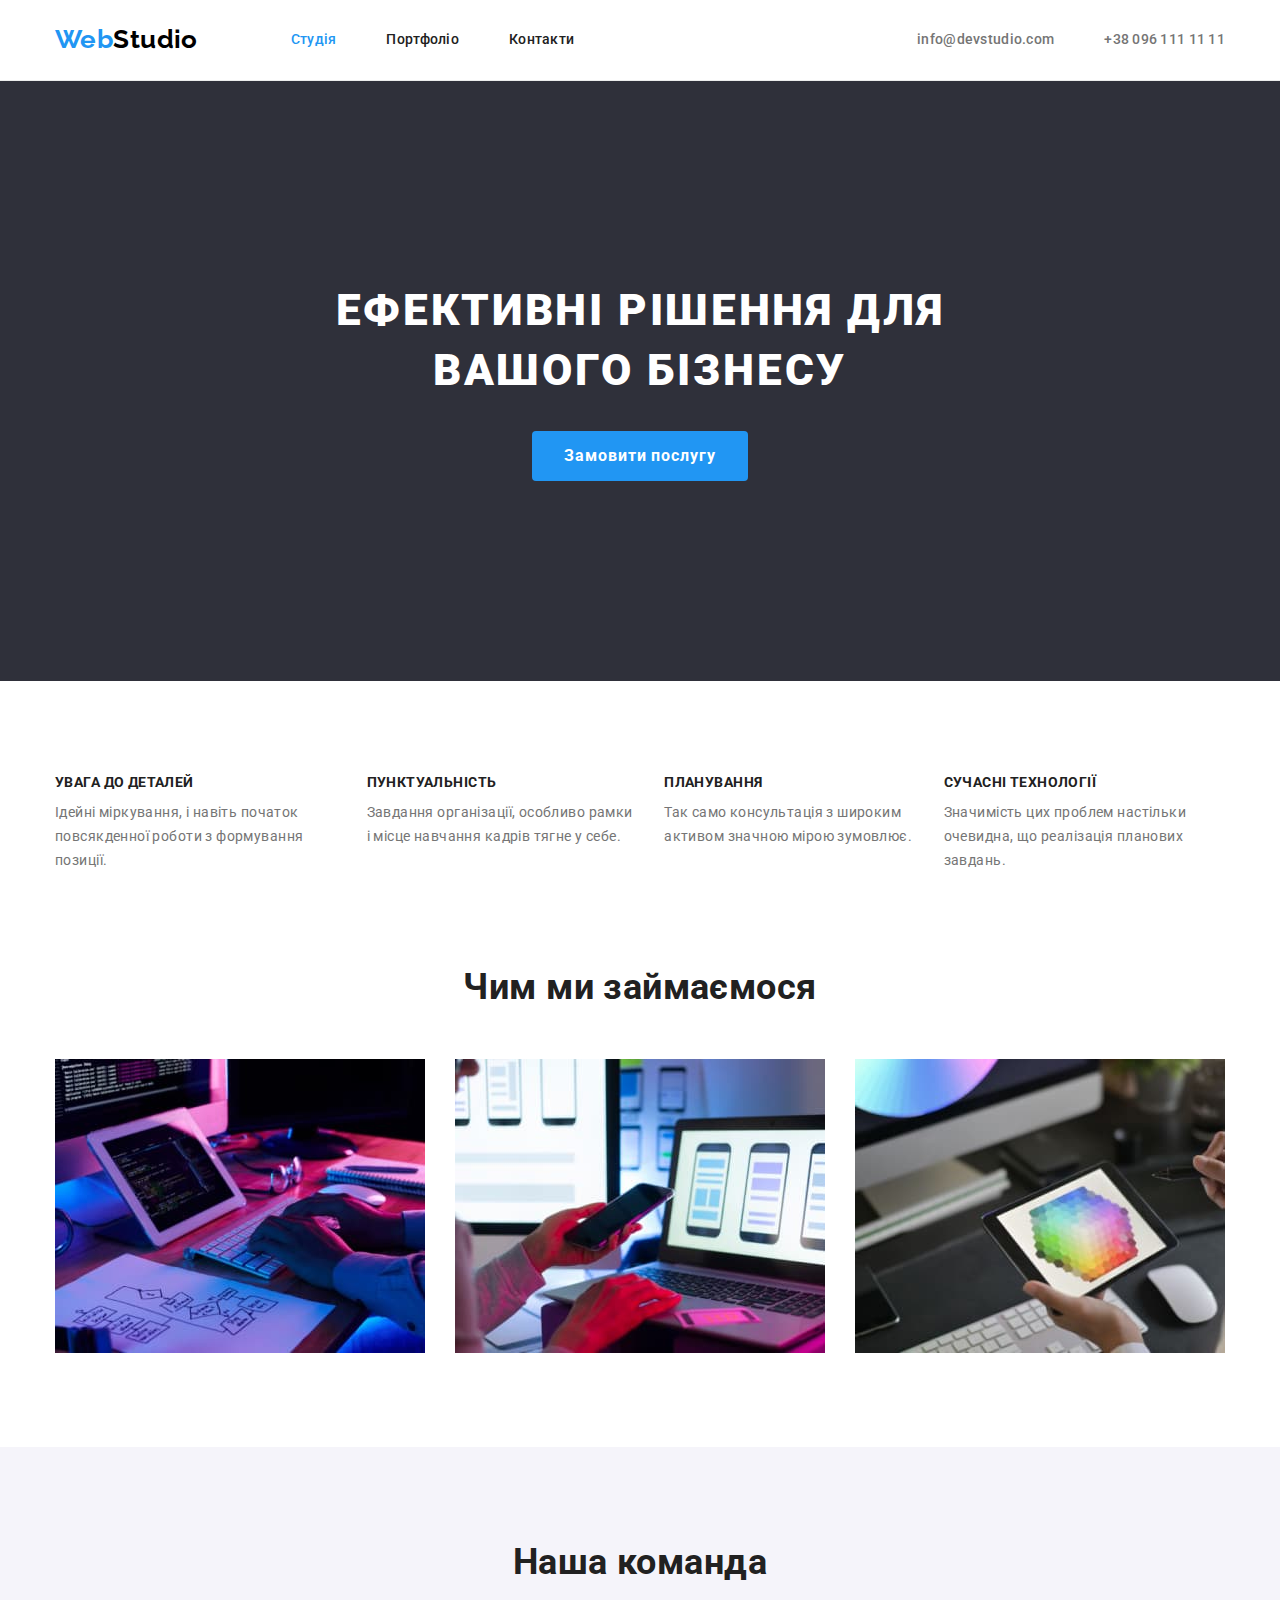
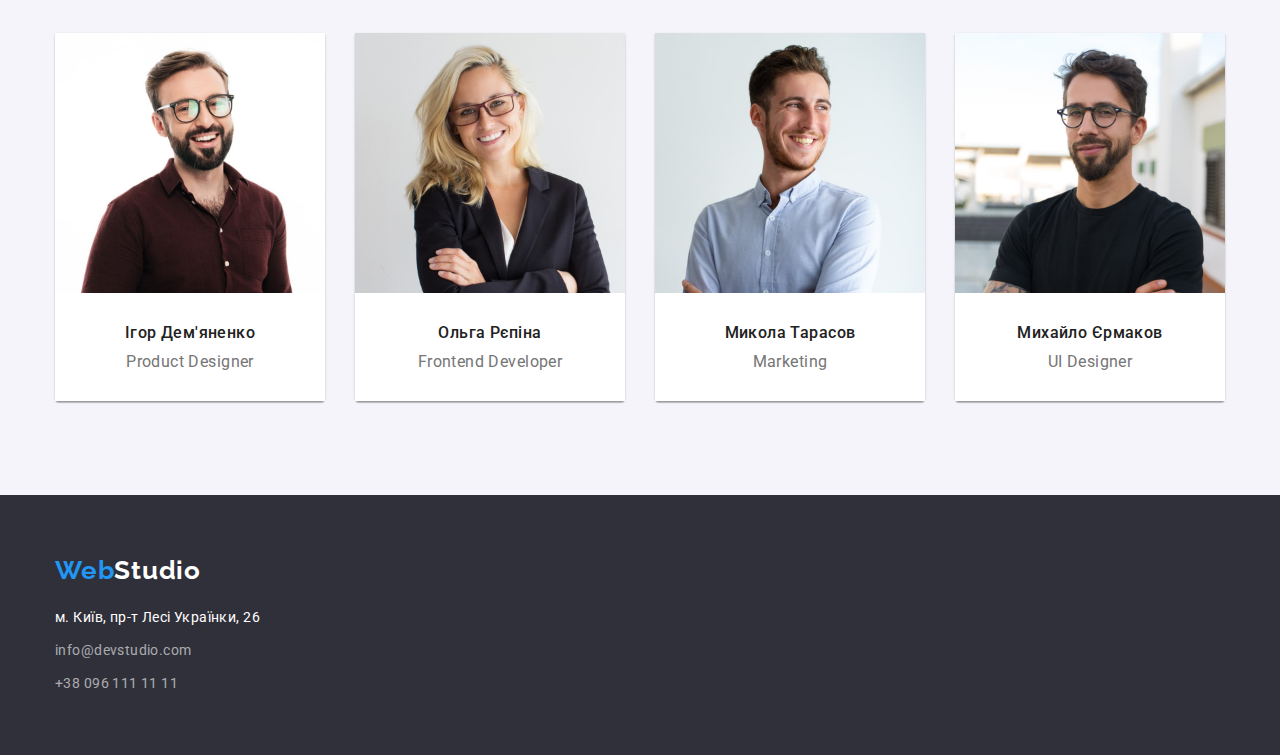
<file: index.html>
<!DOCTYPE html>
<html lang="uk">
  <head>
    <meta charset="UTF-8" />
    <meta http-equiv="X-UA-Compatible" content="IE=edge" />
    <meta name="viewport" content="width=device-width, initial-scale=1.0" />
    <title lang="en">WebStudio</title>
    <link 
      rel="stylesheet" 
      href="https://cdnjs.cloudflare.com/ajax/libs/modern-normalize/1.1.0/modern-normalize.min.css" 
      integrity="sha512-wpPYUAdjBVSE4KJnH1VR1HeZfpl1ub8YT/NKx4PuQ5NmX2tKuGu6U/JRp5y+Y8XG2tV+wKQpNHVUX03MfMFn9Q==" 
      crossorigin="anonymous" 
      referrerpolicy="no-referrer"
    /> 
    <link rel="stylesheet" href="./css/styles.css" />
    <link rel="preconnect" href="https://fonts.googleapis.com" />
    <link rel="preconnect" href="https://fonts.gstatic.com" crossorigin />
    <link
      href="https://fonts.googleapis.com/css2?family=Raleway:wght@700&family=Roboto:wght@400;500;700;900&display=swap"
      rel="stylesheet"
    />
  </head>
  <body></body>
      <header class="header">
        <div class="container main-header">
        <nav class="nav">
          <a class="header-logo link" href="./index.html" lang="en"
            >Web<span class="logo-link">Studio</span>
          </a>
          <ul class="header-list list">
            <li class="header-item">
              <a class="header-link link current" href="./index.html">Студія</a>
            </li>
            <li class="header-item">
              <a class="header-link link" href="./portfolio.html">Портфоліо</a>
            </li>
            <li class="header-item">
              <a class="header-link link" href="./index.html">Контакти</a>
            </li>
          </ul>
        </nav>
        <ul class="header-list-contact list">
          <li class="header-item">
            <a class="header-link-right link" href="mailto:info@devstudio.com"
              >info@devstudio.com</a
            >
          </li>
          <li class="header-item">
            <a class="header-link-right link" href="tel:+380961111111">+38 096 111 11 11</a>
          </li>
        </ul>
        </div>
      </header>
    <main>
      <section class="hero">
        <div class="container hero-content">
          <h1 class="hero-title">Ефективні рішення для вашого бізнесу</h1>
          <button class="hero-btn" type="button">Замовити послугу</button>
        </div>
      </section>
      <section class="second-section section">
        <div class="container">
          <h2 class="visually-hidden">Особливості</h2>
          <ul class="second-section-list">
            <li class="second-section-item list">
              <h3 class="second-section-subtitle">Увага до деталей</h3>
              <p class="second-section-text">
                Ідейні міркування, і навіть початок повсякденної роботи з формування позиції.
              </p>
            </li>
            <li class="second-section-item list">
              <h3 class="second-section-subtitle">Пунктуальність</h3>
              <p class="second-section-text">
                Завдання організації, особливо рамки і місце навчання кадрів тягне у себе.
              </p>
            </li>
            <li class="second-section-item list">
              <h3 class="second-section-subtitle">Планування</h3>
              <p class="second-section-text">
                Так само консультація з широким активом значною мірою зумовлює.
              </p>
            </li>
            <li class="second-section-item list">
              <h3 class="second-section-subtitle">Сучасні технології</h3>
              <p class="second-section-text">
                Значимість цих проблем настільки очевидна, що реалізація планових завдань.
              </p>
            </li>
          </ul>
        </div>
      </section>
      <section class="third-section section">
        <div class="container">
          <h2 class="third-section-title">Чим ми займаємося</h2>
          <ul class="third-section-list">
            <li class="third-section-item list">
              <img
                class="third-section-images img"
                src="./images/picture1.jpg"
                alt="Розробка сайтів"
                width="370"
                height="294"
              />
            </li>
            <li class="third-section-item list">
              <img
                class="third-section-images img"
                src="./images/picture2.jpg"
                alt="Розробка мобільних девайсів"
                width="370"
                height="294"
              />
            </li>
            <li class="third-section-item list">
              <img
                class="third-section-images img"
                src="./images/picture3.jpg"
                alt="Дизайн сайтів"
                width="370"
                height="294"
              />
            </li>
          </ul>
        </div>
      </section>
      <section class="fourth-section section">
        <div class="container">
          <h2 class="fourth-section-title">Наша команда</h2>
          <ul class="fourth-section-list">
            <li class="fourth-section-item list">
              <img
                class="fourth-section-images img"
                src="./images/1st_team_member.jpg"
                alt="Чоловік в окулярах посміхається на білому фоні"
                width="270"
                height="260"
              />
              <div class="introducing">
                <h3 class="fourth-section-subtitle">Ігор Дем'яненко</h3>
                <p class="fourth-section-text">Product Designer</p>
              </div>
            </li>
            <li class="fourth-section-item list">
              <img
                class="fourth-section-images img"
                src="./images/2nd_team_member.jpg"
                alt="Жінка блондинка в окулярах посміхається схрестивши руки"
                width="270"
                height="260"
              />
           <div class="introducing">
                <h3 class="fourth-section-subtitle">Ольга Рєпіна</h3>
                <p class="fourth-section-text">Frontend Developer</p>
           </div>
            </li>
            <li class="fourth-section-item list">
              <img
                class="fourth-section-images img"
                src="./images/3rd_team_member.jpg"
                alt="Чоловік у світно синій рубашці дивиться у ліву від нього сторону і посміхається"
                width="270"
                height="260"
              />
              <div class="introducing">
                <h3 class="fourth-section-subtitle">Микола Тарасов</h3>
                <p class="fourth-section-text">Marketing</p>
              </div>
            </li>
            <li class="fourth-section-item list">
              <img
                class="fourth-section-images img"
                src="./images/4th_team_member.jpg"
                alt="Чоловік з окулярами і бородою посміхається на камеру"
                width="270"
                height="260"
              />
              <div class="introducing">
                <h3 class="fourth-section-subtitle">Михайло Єрмаков</h3>
                <p class="fourth-section-text">UI Designer</p>
              </div>
            </li>
          </ul>
        </div class="container">
      </section>
    </main>
    <footer class="footer">
      <div class="container">
        <a class="footer-logo link" href="./index.html" lang="en"
          >Web<span class="logo-link-footer">Studio</span></a
        >
        <address class="footer-address">
          <ul class="footer-list">
            <li class="footer-item list">
              <a
                class="footer-link-place link"
                href="https://goo.gl/maps/7BdyWeGDy39fK2eF7"
                target="_blank"
                rel="noopener noreferrer nofollow"
              >
                м. Київ, пр-т Лесі Українки, 26
              </a>
            </li>
            <li class="footer-item list">
              <a class="footer-link link" href="mailto:info@devstudio.com">info@devstudio.com</a>
            </li>
            <li class="footer-item list">
              <a class="footer-link link" href="tel:+380961111111">+38 096 111 11 11</a>
            </li>
          </ul>
        </address>
      </div>
    </footer>
  </body>
</html>
</file>
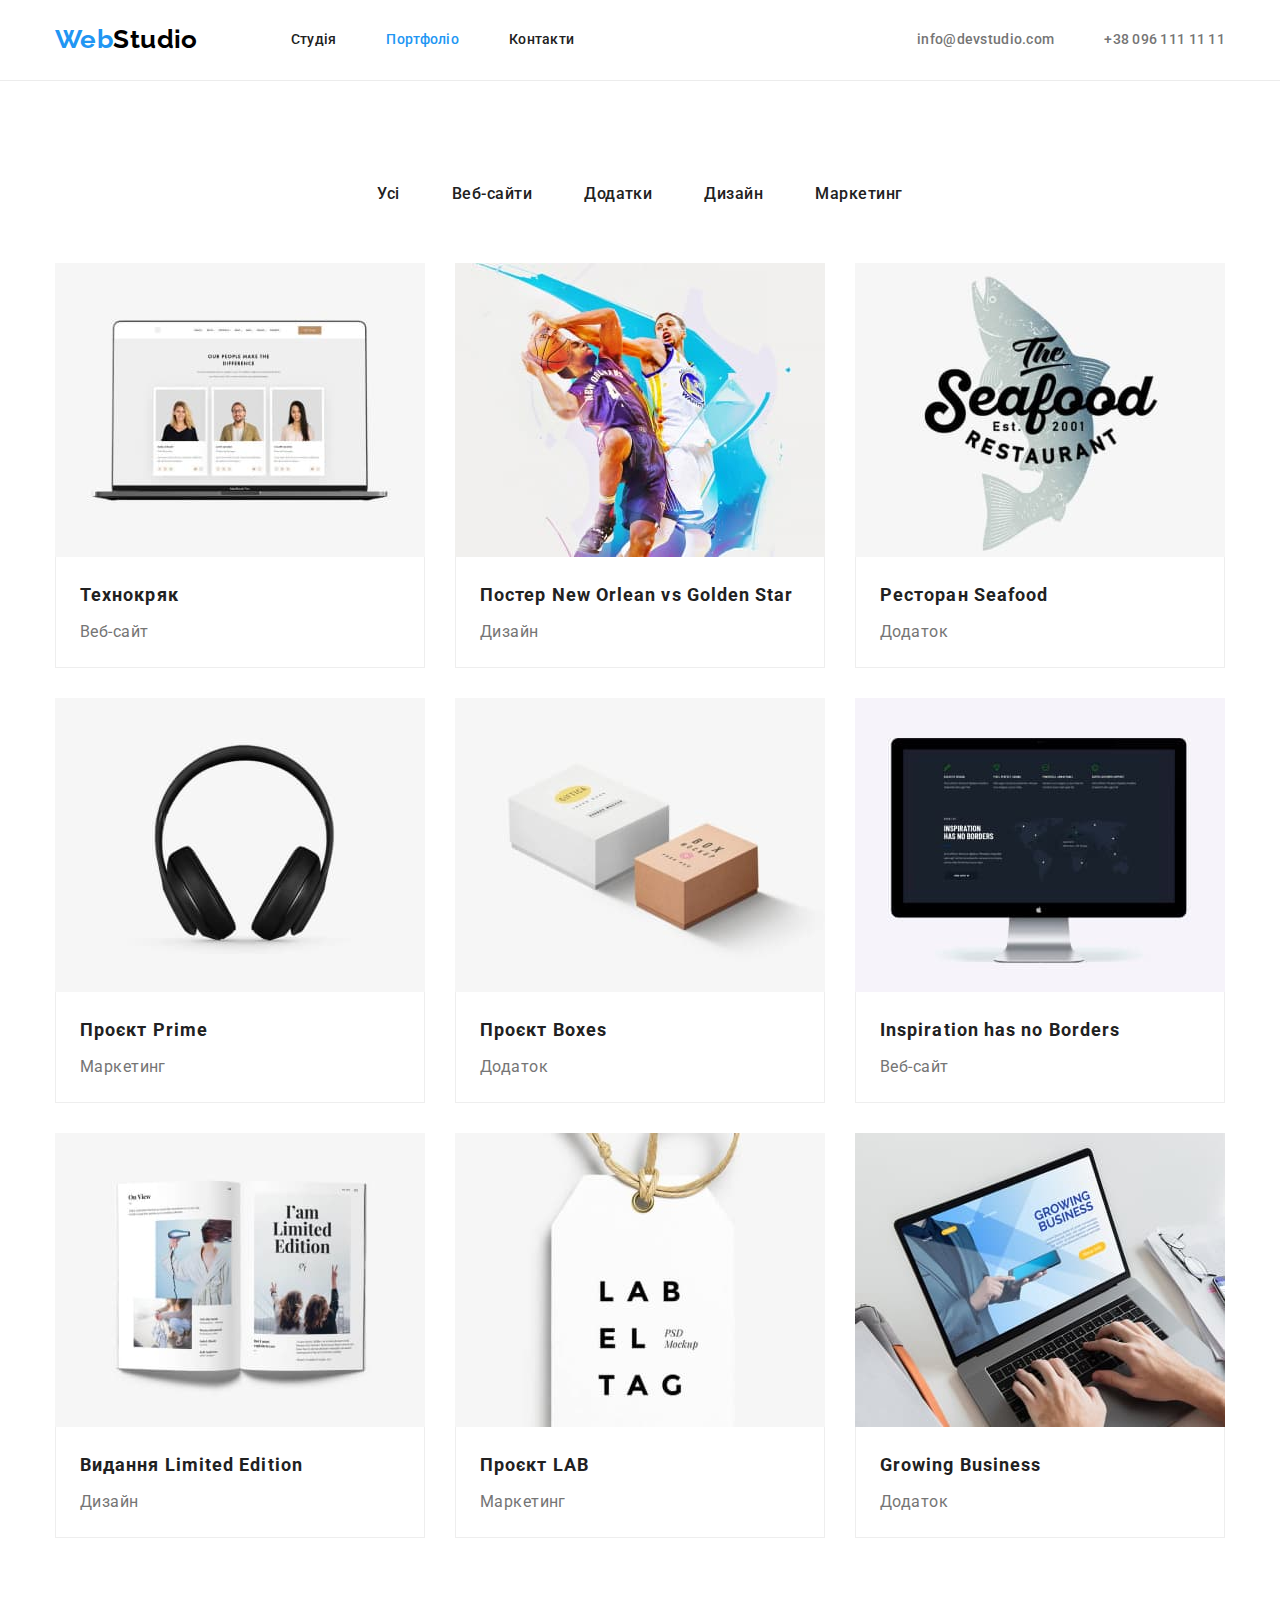
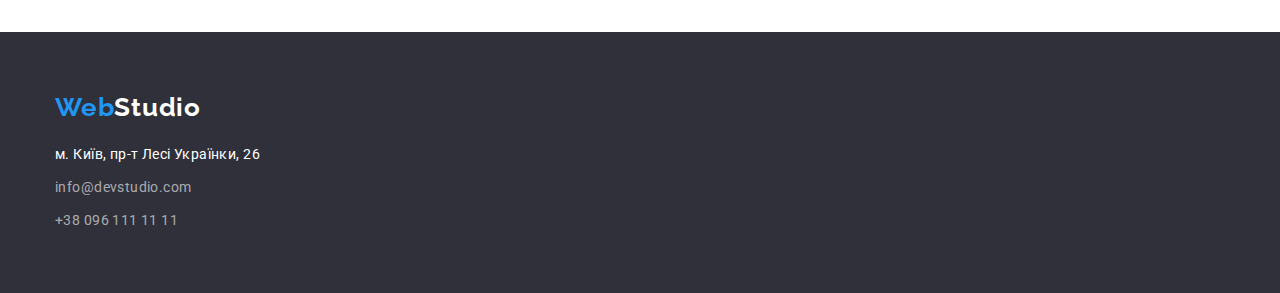
<file: portfolio.html>
<!DOCTYPE html>
<html lang="uk">
  <head>
    <meta charset="UTF-8" />
    <meta http-equiv="X-UA-Compatible" content="IE=edge" />
    <meta name="viewport" content="width=device-width, initial-scale=1.0" />
    <title lang="en">WebStudio</title>
    <link
      rel="stylesheet"
      href="https://cdnjs.cloudflare.com/ajax/libs/modern-normalize/1.1.0/modern-normalize.min.css"
      integrity="sha512-wpPYUAdjBVSE4KJnH1VR1HeZfpl1ub8YT/NKx4PuQ5NmX2tKuGu6U/JRp5y+Y8XG2tV+wKQpNHVUX03MfMFn9Q=="
      crossorigin="anonymous"
      referrerpolicy="no-referrer"
    />
    <link rel="stylesheet" href="./css/styles.css" />
    <link rel="preconnect" href="https://fonts.googleapis.com" />
    <link rel="preconnect" href="https://fonts.gstatic.com" crossorigin />
    <link
      href="https://fonts.googleapis.com/css2?family=Raleway:wght@700&family=Roboto:wght@400;500;700;900&display=swap"
      rel="stylesheet"
    />
  </head>
  <body>
    <header class="header">
      <div class="container main-header">
        <nav class="nav">
          <a class="header-logo link" href="./index.html" lang="en"
            >Web<span class="logo-link">Studio</span>
          </a>
          <ul class="header-list list">
            <li class="header-item">
              <a class="header-link link" href="./index.html">Студія</a>
            </li>
            <li class="header-item">
              <a class="header-link link current" href="./portfolio.html">Портфоліо</a>
            </li>
            <li class="header-item">
              <a class="header-link link" href="./index.html">Контакти</a>
            </li>
          </ul>
        </nav>
        <ul class="header-list-contact list">
          <li class="header-item">
            <a class="header-link-right link" href="mailto:info@devstudio.com"
              >info@devstudio.com</a
            >
          </li>
          <li class="header-item">
            <a class="header-link-right link" href="tel:+380961111111">+38 096 111 11 11</a>
          </li>
        </ul>
      </div>
    </header>
    <main>
      <section class="project section">
        <div class="container">
          <h1 class="visually-hidden">Portfolio</h1>
          <ul class="filers-list list">
            <li class="filters-item"><button class="filters-btn" type="button">Усі</button></li>
            <li class="filters-item">
              <button class="filters-btn" type="button">Веб-сайти</button>
            </li>
            <li class="filters-item"><button class="filters-btn" type="button">Додатки</button></li>
            <li class="filters-item"><button class="filters-btn" type="button">Дизайн</button></li>
            <li class="filters-item">
              <button class="filters-btn" type="button">Маркетинг</button>
            </li>
          </ul>
          <ul class="project-list list">
            <li class="project-item">
              <a class="project-link link" href="">
                <img
                  class="img"
                  src="./images/portfolio/portfolio_1.jpg"
                  alt="Ноутбук"
                  width="370"
                  height="294"
                />
                <div class="icone-text">
                  <h2 class="project-subtitle">Технокряк</h2>
                  <p class="project-text">Веб-сайт</p>
                </div>
              </a>
            </li>
            <li class="project-item">
              <a class="project-link link" href="">
                <img
                  class="img"
                  src="./images/portfolio/portfolio_2.jpg"
                  alt="Постер волейболистів"
                  width="370"
                  height="294"
                />
                <div class="icone-text">
                  <h2 class="project-subtitle">Постер New Orlean vs Golden Star</h2>
                  <p class="project-text">Дизайн</p>
                </div>
              </a>
            </li>
            <li class="project-item">
              <a class="project-link link" href="">
                <img
                  class="img"
                  src="./images/portfolio/portfolio_3.jpg"
                  alt="Емблема ресторана у формі риби"
                  width="370"
                  height="294"
                />
                <div class="icone-text">
                  <h2 class="project-subtitle">Ресторан Seafood</h2>
                  <p class="project-text">Додаток</p>
                </div>
              </a>
            </li>
            <li class="project-item">
              <a class="project-link link" href="">
                <img
                  class="img"
                  src="./images/portfolio/portfolio_4.jpg"
                  alt="Чорні навушники"
                  width="370"
                  height="294"
                />
                <div class="icone-text">
                  <h2 class="project-subtitle">Проєкт Prime</h2>
                  <p class="project-text">Маркетинг</p>
                </div>
              </a>
            </li>
            <li class="project-item">
              <a class="project-link link" href="">
                <img
                  class="img"
                  src="./images/portfolio/portfolio_5.jpg"
                  alt="Дві картонні коробки"
                  width="370"
                  height="294"
                />
                <div class="icone-text">
                  <h2 class="project-subtitle">Проєкт Boxes</h2>
                  <p class="project-text">Додаток</p>
                </div>
              </a>
            </li>
            <li class="project-item">
              <a class="project-link link" href="">
                <img
                  class="img"
                  src="./images/portfolio/portfolio_6.jpg"
                  alt="Монітор"
                  width="370"
                  height="294"
                />
                <div class="icone-text">
                  <h2 class="project-subtitle">Inspiration has no Borders</h2>
                  <p class="project-text">Веб-сайт</p>
                </div>
              </a>
            </li>
            <li class="project-item">
              <a class="project-link link" href="">
                <img
                  class="img"
                  src="./images/portfolio/portfolio_7.jpg"
                  alt="Розгорнута книга"
                  width="370"
                  height="294"
                />
                <div class="icone-text">
                  <h2 class="project-subtitle">Видання Limited Edition</h2>
                  <p class="project-text">Дизайн</p>
                </div>
              </a>
            </li>
            <li class="project-item">
              <a class="project-link link" href="">
                <img
                  class="img"
                  src="./images/portfolio/portfolio_8.jpg"
                  alt="Лейбочка"
                  width="370"
                  height="294"
                />
                <div class="icone-text">
                  <h2 class="project-subtitle">Проєкт LAB</h2>
                  <p class="project-text">Маркетинг</p>
                </div>
              </a>
            </li>
            <li class="project-item">
              <a class="project-link link" href="">
                <img
                  class="img"
                  src="./images/portfolio/portfolio_9.jpg"
                  alt="Ноутбук"
                  width="370"
                  height="294"
                />
                <div class="icone-text">
                  <h2 class="project-subtitle">Growing Business</h2>
                  <p class="project-text">Додаток</p>
                </div>
              </a>
            </li>
          </ul>
        </div>
      </section>
    </main>
    <footer class="footer">
      <div class="container">
        <a class="footer-logo link" href="./index.html" lang="en"
          >Web<span class="logo-link-footer">Studio</span></a
        >
        <address class="footer-address">
          <ul class="footer-list">
            <li class="footer-item list">
              <a
                class="footer-link-place link"
                href="https://goo.gl/maps/7BdyWeGDy39fK2eF7"
                target="_blank"
                rel="noopener noreferrer nofollow"
              >
                м. Київ, пр-т Лесі Українки, 26
              </a>
            </li>
            <li class="footer-item list">
              <a class="footer-link link" href="mailto:info@devstudio.com">info@devstudio.com</a>
            </li>
            <li class="footer-item list">
              <a class="footer-link link" href="tel:+380961111111">+38 096 111 11 11</a>
            </li>
          </ul>
        </address>
      </div>
    </footer>
  </body>
</html>
</file>
<file: css/styles.css>
html {
  box-sizing: border-box;
  /* position: relative;
  width: 1600px;
  height: 2346px; */
}

*,
*::before,
*::after {
  box-sizing: inherit;
  margin: 0;
  padding: 0;
  list-style: none;
}

:root {
  --main-text-color: #212121;
  --secondary-text-color: #ffffff;
  --ouwer-text-color: #757575;
  --acent-color: #2196f3;
  --contener-color: #eeeeee;
  --logo-color-text: #000000;
  --buttons-port-color: #f5f4fa;
  --footer-text-color: rgba(255, 255, 255, 0.6);
  --background-footer-color: #2f303a;
  --background-section: #e5e5e5;
  --line-color: #ececec;
  --background-color: #ffffff;
  --icon-color: #afb1b8;
  --main-font: Roboto, sans-serif;
}

body {
  background-color: var(--background-color);
  color: var(--main-text-color);
  font-family: var(--main-font);
  font-size: 14px;
  letter-spacing: 0.03em;
}

/* :root {
  --main-title-color: #212121;
  --mail-font: 'Roboto', sans-serif;
  --main-background: #ffffff;
  --accent-color: #2196f3;
} */

/* body {
  font-family: 'Roboto', sans-serif;
  background-color: #ffffff;
  color: #212121;
  font-size: 14px;
  letter-spacing: 0.03em;
} */

h1,
h2,
h3,
h4,
h5,
h6,
p {
  margin: 0;
}

ul,
ol {
  margin: 0;
  padding-left: 0;
}

.list {
  list-style: none;
  padding-left: 0;
  margin: 0;
}

.link {
  text-decoration: none;
}

img {
  display: block;
  max-width: 100%;
  height: auto;
}

address {
  font-style: normal;
}

button {
  display: block;
  cursor: pointer;
  border: none;
  border-radius: 4px;
}

.visually-hidden {
  position: absolute;
  white-space: nowrap;
  width: 1px;
  height: 1px;
  overflow: hidden;
  border: 0;
  padding: 0;
  clip: rect(0 0 0 0);
  clip-path: inset(50%);
  margin: -1px;
}

.container {
  /* margin-left: auto;
/* margin-right: auto; */
  /* padding-left: 15px;
  padding-right: 15px; */
  /* outline: 2px solid red; */
  width: 1200px;
  margin: 0 auto;
  padding: 0 15px;
}

.section {
  padding-top: 94px;
  padding-bottom: 94px;
}

/* --------------header------------- */

.header {
  background-color: var(--background-color);
  padding-top: 24px;
  padding-bottom: 25px;
  border-bottom: 1px solid var(--line-color);
}

.main-header {
  display: flex;
  align-items: center;
}

.header-list {
  display: flex;
  gap: 50px;
}

.header-list .header-item {
  /* background-color: gold; */
  /* border: 2px solid tomato; */
}

/* .header-list .header-item + .header-item {
  margin-left: 50px;
} */

/* .header-list .header-item:not(:last-child) {
  margin-right: 50px;
} */

.nav {
  display: flex;
  align-items: center;
}
.header-logo {
  font-family: 'Raleway', sans-serif;
  font-weight: 700;
  font-size: 26px;
  line-height: 1.19;
  margin-right: 93px;
  color: var(--acent-color);
}

.logo-link {
  color: var(--logo-color-text);
}

.header-link {
  font-weight: 500;
  line-height: 1.14;
  letter-spacing: 0.02em;
  text-align: center;
  color: var(--main-text-color);
}

.header-link:hover,
.header-link:focus,
.header-link-right:hover,
.header-link-right:focus {
  color: var(--acent-color);
}

.current {
  color: var(--acent-color);
}

.header-list-contact {
  display: flex;
  margin-left: auto;
}

.header-list-contact .header-item + .header-item {
  margin-left: 50px;
}

.header-link-right {
  font-weight: 500;
  line-height: 1.14;
  letter-spacing: 0.02em;
  color: var(--ouwer-text-color);
  /* padding-top: 32px;
  padding-bottom: 32px;
  display: block; */
}

/* -------------hero------------- */

.hero {
  padding-top: 200px;
  padding-bottom: 200px;
  background-color: var(--background-footer-color);
}

/* .hero-content {
} */

.hero-title {
  font-weight: 900;
  font-size: 44px;
  line-height: 1.36;
  letter-spacing: 0.06em;
  text-align: center;
  text-transform: uppercase;
  color: var(--secondary-text-color);
  max-width: 696px;
  margin: 0 auto 30px auto;
}

.hero-btn {
  font-family: inherit;
  font-weight: 700;
  font-size: 16px;
  line-height: 1.88;
  letter-spacing: 0.06em;
  color: var(--secondary-text-color);
  background: var(--acent-color);
  cursor: pointer;
  border-radius: 4px;
  border: 0;
  min-width: 216px;
  /* width: 216px;
  height: 50px; */
  padding: 10px 32px;
  text-align: center;
  margin: 0 auto;
  display: block;
}

.hero-btn:hover,
.hero-btn:focus {
  background: #188ce8;
}

/* ----------------second-section------------ */

.second-section {
  background-color: var(--background-color);
}
.second-section-list {
  display: flex;
  gap: 30px;
}

/* .second-section-item {
} */
.second-section-subtitle {
  font-weight: 700;
  line-height: 1.14;
  font-size: 14px;
  text-transform: uppercase;
  color: var(--main-text-color);
  margin-bottom: 10px;
}
.second-section-text {
  line-height: 1.71;
  color: var(--ouwer-text-color);
}

/* -----------------third-section------------- */
.third-section {
  background-color: var(--background-color);
  padding-top: 0;
}
.third-section-title {
  font-weight: 700;
  font-size: 36px;
  line-height: 1.17;
  text-align: center;
  color: var(--main-text-color);
  margin-bottom: 50px;
}
.third-section-list {
  display: flex;
  gap: 30px;
}
/* .third-section-item {
}
.third-section-images {
} */

/* --------------------fourth-section------------- */

.fourth-section {
  background-color: #f5f4fa;
}
.fourth-section-title {
  font-weight: 700;
  font-size: 36px;
  line-height: 1.17;
  text-align: center;
  color: var(--main-text-color);
  margin-bottom: 50px;
}
.fourth-section-list {
  display: flex;
  gap: 30px;
}
.fourth-section-item {
  width: calc((100%-90) / 4);
  box-shadow: 0px 1px 3px rgba(0, 0, 0, 0.12), 0px 1px 1px rgba(0, 0, 0, 0.14),
    0px 2px 1px rgba(0, 0, 0, 0.2);
  border-radius: 0px 0px 4px 4px;
}

/* .fourth-section-images {
} */
.fourth-section-subtitle {
  font-weight: 500;
  font-size: 16px;
  line-height: 1.19;
  text-align: center;
  color: var(--main-text-color);
  margin-bottom: 10px;
}
.fourth-section-text {
  font-size: 16px;
  line-height: 1.19;
  text-align: center;
  color: var(--ouwer-text-color);
}

.introducing {
  padding-top: 30px;
  padding-bottom: 30px;
  background-color: var(--background-color);
}

/* --------------footer------------- */

.footer {
  background-color: var(--background-footer-color);
  padding-top: 60px;
  padding-bottom: 60px;
}
.footer-logo {
  font-family: 'Raleway', sans-serif;
  font-style: normal;
  font-weight: 700;
  font-size: 26px;
  line-height: 1.19;
  letter-spacing: 0.03em;
  color: var(--acent-color);
  margin-bottom: 20px;
  display: inline-block;
}

.logo-link-footer {
  color: var(--secondary-text-color);
}

/* .footer-address {
} */
/* .footer-list {
}
.footer-item {
} */
.footer-link-place {
  font-style: normal;
  font-weight: 400;
  line-height: 1.71;
  color: var(--secondary-text-color);
}

.footer-link-place:hover,
.footer-link-place:focus {
  color: var(--acent-color);
  cursor: pointer;
}

.footer-link {
  font-style: normal;
  font-weight: 400;
  line-height: 1.71;
  color: var(--footer-text-color);
  margin-top: 9px;
  margin-top: 9px;
  display: block;
}

.footer-link:hover,
.footer-link:focus {
  color: var(--acent-color);
}

/* -----------------portfolio------------ */
/* -----------------project------------------ */

.project {
  background-color: var(--background-color);
  /* color: var(--main-text-color); */
}

.filers-list {
  margin-bottom: 50px;
  display: flex;
  justify-content: center;
  gap: 8px;
}

.filters-item {
  width: calc((100% - 32) / 5);
}

.filters-btn {
  font-family: var(--main-font);
  font-style: normal;
  font-weight: 500;
  font-size: 16px;
  line-height: 1.62;
  text-align: center;
  letter-spacing: 0.03em;
  color: var(--main-text-color);
  background: var(--buttons-port-colo);
  border-radius: 4px;
  border: 0;
  cursor: pointer;
  /* min-width: 73px; */
  padding: 6px 22px;
}

.filters-btn:hover,
.filters-btn:focus {
  color: var(--secondary-text-color);
  background-color: var(--acent-color);
}

.project-list {
  display: flex;
  flex-wrap: wrap;
  gap: 30px;
}

.project-item {
  width: calc((100% - 60) / 3);
}

.icone-text {
  padding: 20px 24px;
  color: var(--main-text-color);
  border: 1px solid var(--contener-color);
  border-top: none;
}
/* .project-link {
} */

.project-subtitle {
  font-weight: 700;
  font-size: 18px;
  line-height: 2;
  letter-spacing: 0.06em;
}
.project-text {
  font-weight: 400;
  font-size: 16px;
  line-height: 1.88;
  color: var(--ouwer-text-color);
  margin-top: 4px;
}
</file>
